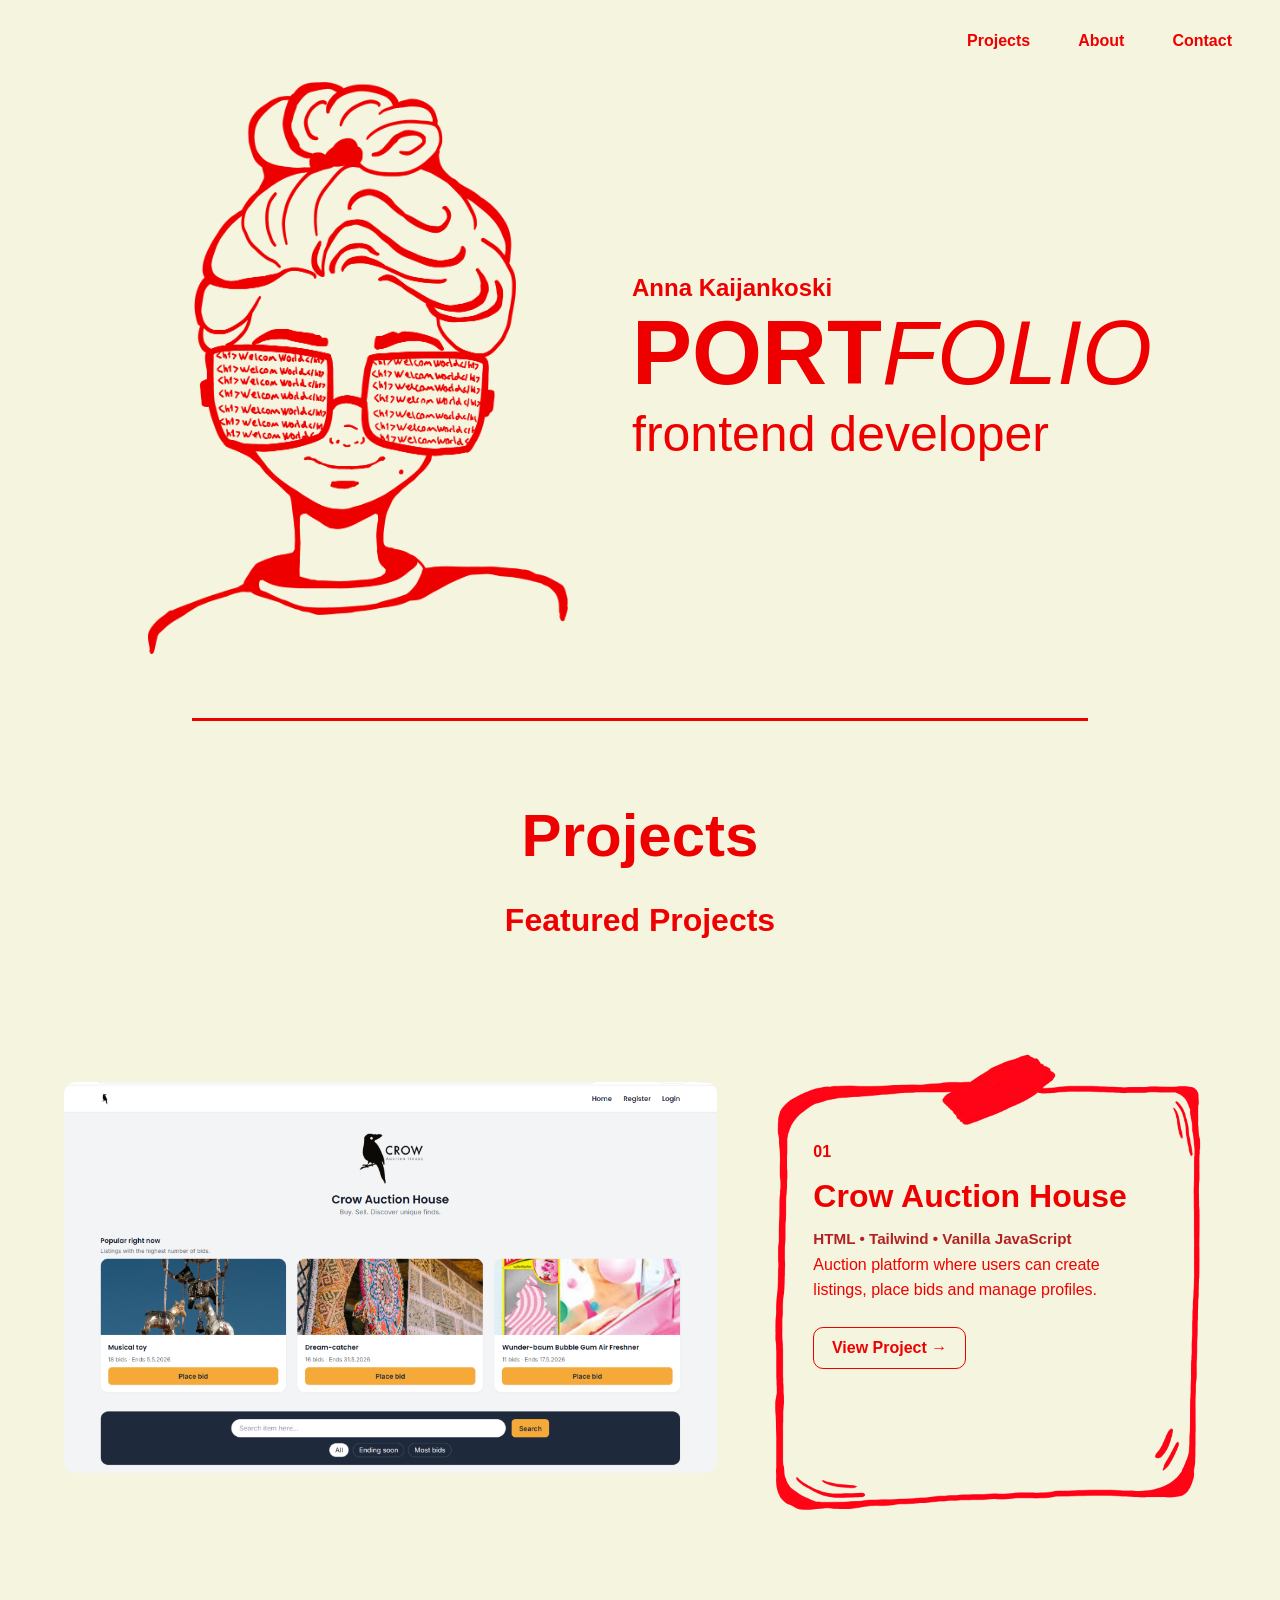
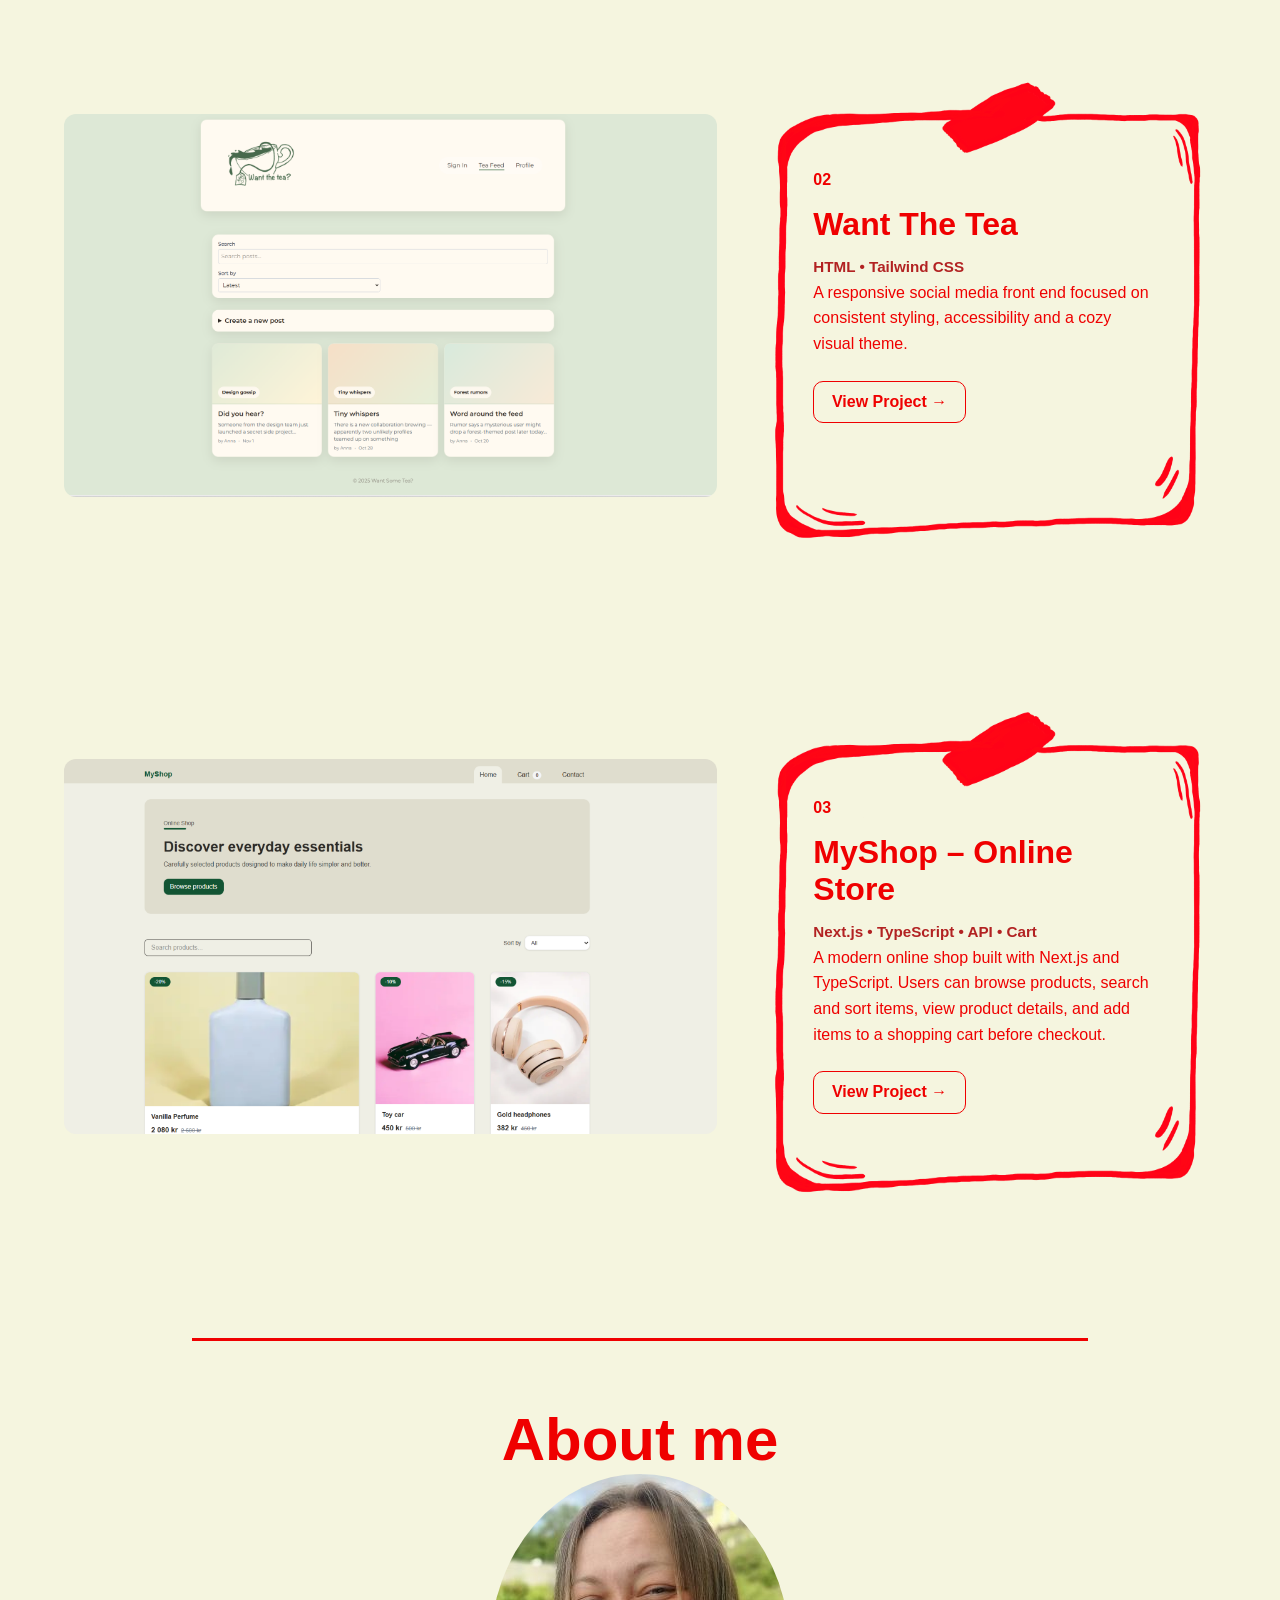
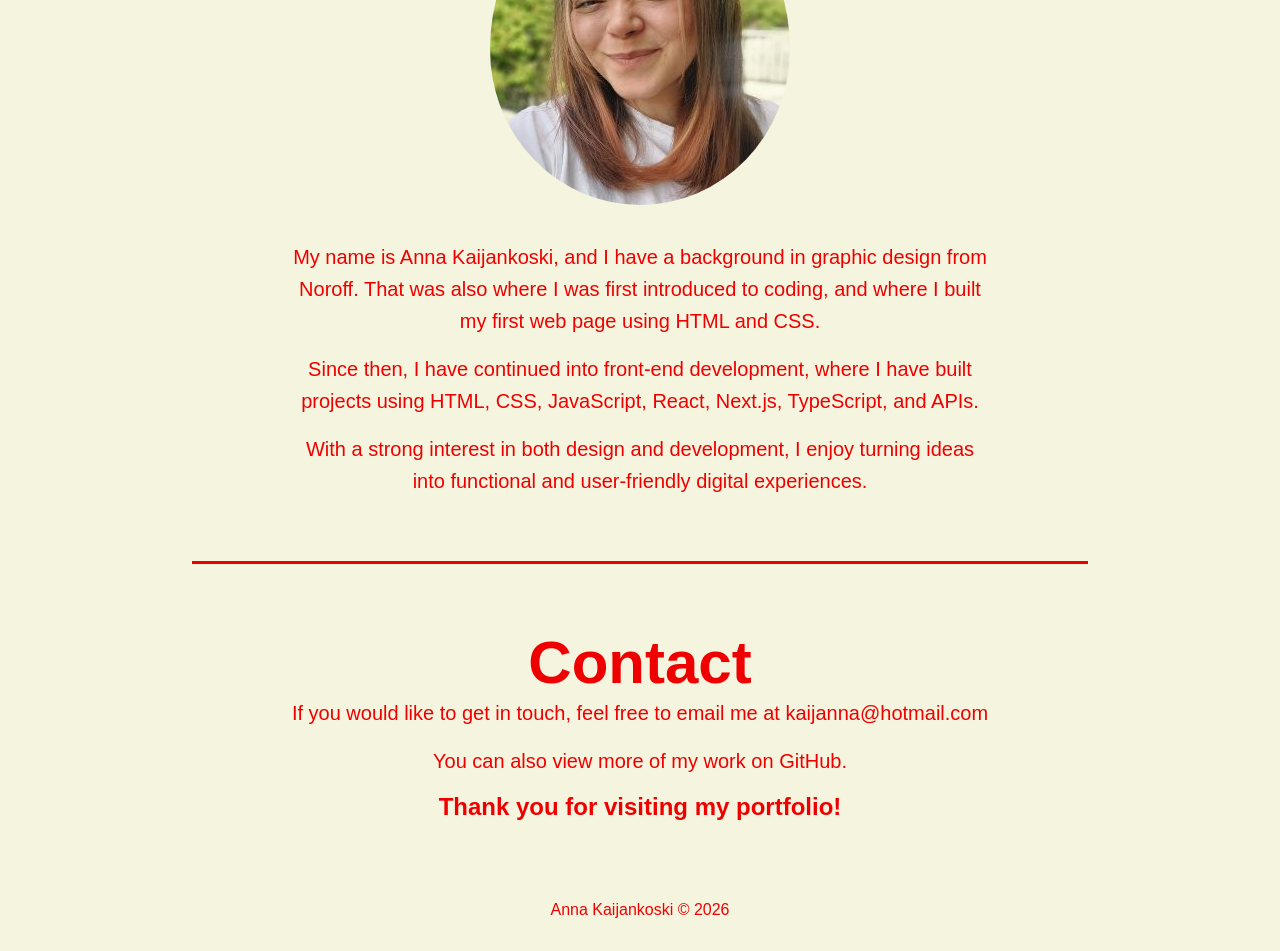
<file: index.html>
<!doctype html>
<html lang="en">
  <head>
    <link rel="stylesheet" href="stylesheet.css" />
    <meta charset="UTF-8" />
    <meta name="viewport" content="width=device-width, initial-scale=1.0" />
    <meta
      name="description"
      content="Portfolio of Anna Kaijankoski, a frontend developer with a background in graphic design and a focus on user-friendly web experiences."
    />
    <title>portfolio for Anna Kaijankoski</title>
  </head>
  <body>
    <nav>
      <ul class="navbar">
        <li><a class="nav-a" href="#projects">Projects</a></li>
        <li><a class="nav-a" href="#about">About</a></li>
        <li><a class="nav-a" href="#contact">Contact</a></li>
      </ul>
    </nav>
    <main>
      <section class="hero-section">
        <div class="hero-1">
          <img
            src="img/hero-img.png"
            alt="a face with glasses"
            class="hero-img"
          />
        </div>
        <div class="hero-2">
          <h2>Anna Kaijankoski</h2>
          <h1>PORT<span class="h1-hero-span">FOLIO</span></h1>
          <h2 class="year">frontend developer</h2>
        </div>
      </section>

      <div class="red-line"></div>

      <div id="projects">
        <h1 class="subheadline">Projects</h1>
      </div>

      <h2 class="project-group">Featured Projects</h2>

      <section class="featured-project-card">
        <div class="project-screenshot">
          <img
            src="img/crow-auction-house.png"
            alt="Crow Auction House homepage screenshot"
          />
        </div>

        <div class="project-info-note">
          <img src="img/frame3.png" alt="" class="note-frame" />

          <div class="project-info-content">
            <p class="project-number">01</p>
            <h3>Crow Auction House</h3>
            <p class="tech">HTML • Tailwind • Vanilla JavaScript</p>
            <p>
              Auction platform where users can create listings, place bids and
              manage profiles.
            </p>
            <a href="crow-auction-house.html" class="project-link"
              >View Project →</a
            >
          </div>
        </div>
      </section>

      <section class="featured-project-card">
        <div class="project-screenshot">
          <img
            src="img/new-wantthetea.png"
            alt="Want The Tea homepage screenshot"
          />
        </div>

        <div class="project-info-note">
          <img src="img/frame3.png" alt="" class="note-frame" />

          <div class="project-info-content">
            <p class="project-number">02</p>
            <h3>Want The Tea</h3>
            <p class="tech">HTML • Tailwind CSS</p>
            <p>
              A responsive social media front end focused on consistent styling,
              accessibility and a cozy visual theme.
            </p>
            <a href="want-the-tea.html" class="project-link"
              >View Project →</a
            >
          </div>
        </div>
      </section>

      <section class="featured-project-card">
        <div class="project-screenshot">
          <img src="img/myshop.png" alt="MyShop online store screenshot" />
        </div>

        <div class="project-info-note">
          <img src="img/frame3.png" alt="" class="note-frame" />

          <div class="project-info-content">
            <p class="project-number">03</p>
            <h3>MyShop – Online Store</h3>
            <p class="tech">Next.js • TypeScript • API • Cart</p>
            <p>
              A modern online shop built with Next.js and TypeScript. Users can
              browse products, search and sort items, view product details, and
              add items to a shopping cart before checkout.
            </p>
            <a href="myshop.html" class="project-link"
              >View Project →</a
            >
          </div>
        </div>
      </section>

      <!--  <img src="img/frame.png" alt="" class="test-frame" />

      <section class="projects-grid">
        <div class="project-card">
          <img src="img/myshop.png" alt="MyShop online store" />

          <h3>MyShop – Online Store</h3>

          <p class="tech">Next.js • TypeScript • API • Cart</p>

          <p>
            A modern online shop built with Next.js and TypeScript. Users can
            browse products, search and sort items, view product details, and
            add items to a shopping cart before checkout.
          </p>

          <div class="project-buttons">
            <a href="https://jsframework-anna.netlify.app/" target="_blank"
              >Live</a
            >
            <a
              href="https://github.com/NoroffFEU/jsfw-2025-v1-anna-k-js-frameworks-ca"
              target="_blank"
              >GitHub</a
            >
          </div>
        </div>

        <div class="project-card">
          <img src="img/wantthetea.png" alt="Want some tea screenshot" />

          <h3>Want The Tea</h3>

          <p class="tech">HTML • Tailwind CSS</p>

          <p>
            A responsive social media front end focused on consistent styling,
            accessibility and a cozy visual theme.
          </p>

          <div class="project-buttons">
            <a href="https://github.com/kaijanna/social-app" target="_blank"
              >GitHub</a
            >
          </div>
        </div>

        <div class="project-card">
          <img src="img/wantthetea.png" alt="Want some tea screenshot" />

          <h3>Crow Auction House</h3>

          <p class="tech">HTML5 • Tailwind CSS • Vanilla JavaScript</p>

          <p>
            An auction website where users can register, log in, browse
            listings, place bids, and create their own auctions. This project is
            made for Semester Project 2 at Noroff (Frontend Development).
          </p>

          <div class="project-buttons">
            <a
              href="https://semester-project-2-anna.netlify.app/"
              target="_blank"
              >Live</a
            >
            <a
              href="https://github.com/kaijanna/semester-project-2-auction"
              target="_blank"
              >GitHub</a
            >
          </div>
        </div>
      </section> -->

      <div class="red-line"></div>
      <div id="about"><h1 class="subheadline">About me</h1></div>
      <section class="about">
        <img
          src="img/profil-img.jpg"
          alt="Portrait of Anna Kaijankoski"
          class="profil-img"
        />
        <p>
          My name is Anna Kaijankoski, and I have a background in graphic design
          from Noroff. That was also where I was first introduced to coding, and
          where I built my first web page using HTML and CSS.
        </p>
        <p>
          Since then, I have continued into front-end development, where I have
          built projects using HTML, CSS, JavaScript, React, Next.js,
          TypeScript, and APIs.
        </p>
        <p>
          With a strong interest in both design and development, I enjoy turning
          ideas into functional and user-friendly digital experiences.
        </p>
      </section>

      <div class="red-line"></div>
      <div id="contact"><h1 class="subheadline">Contact</h1></div>
      <div class="about">
        <p class="p-text">
          If you would like to get in touch, feel free to email me at
          <a href="mailto:kaijanna@hotmail.com">kaijanna@hotmail.com</a>
        </p>
        <p class="p-text">
          You can also view more of my work on
          <a href="https://github.com/kaijanna" target="_blank">GitHub</a>.
        </p>
        <h2>Thank you for visiting my portfolio!</h2>
      </div>
    </main>

    <footer>Anna Kaijankoski © 2026</footer>
  </body>
</html>
</file>
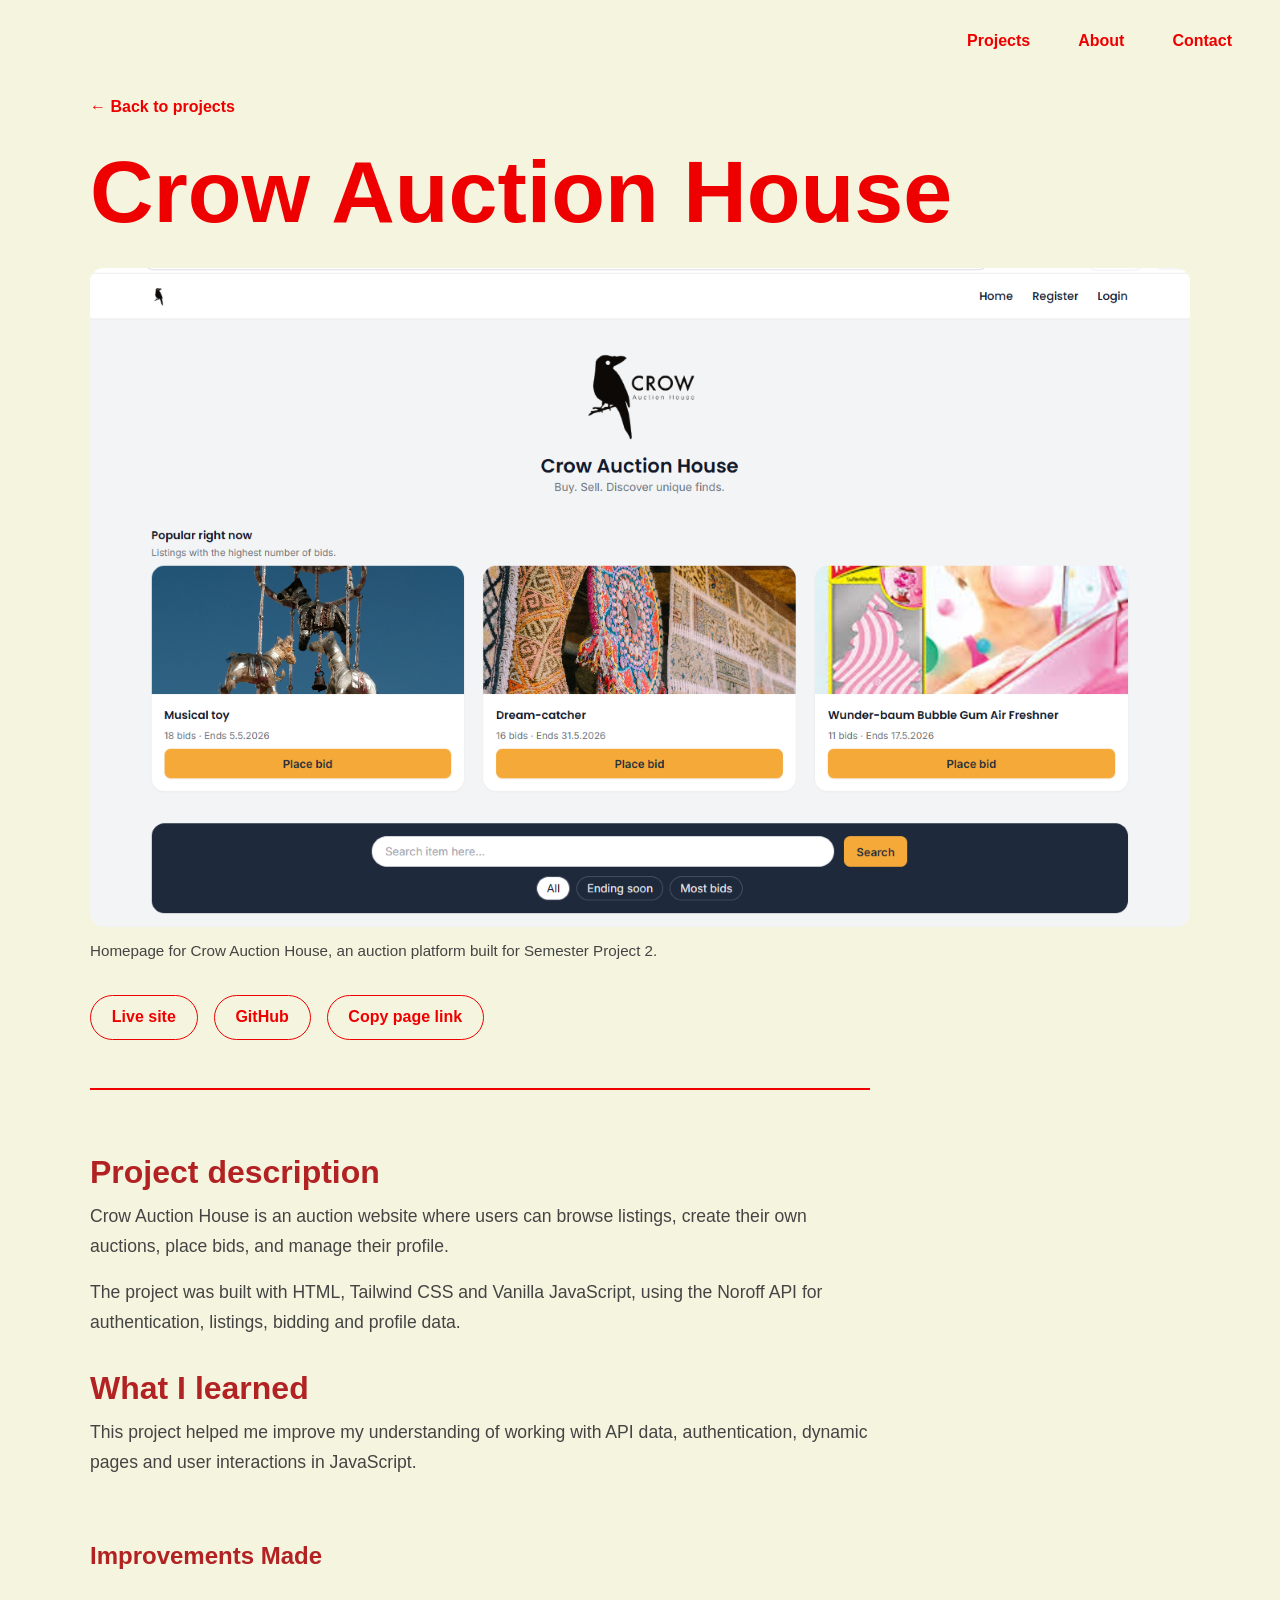
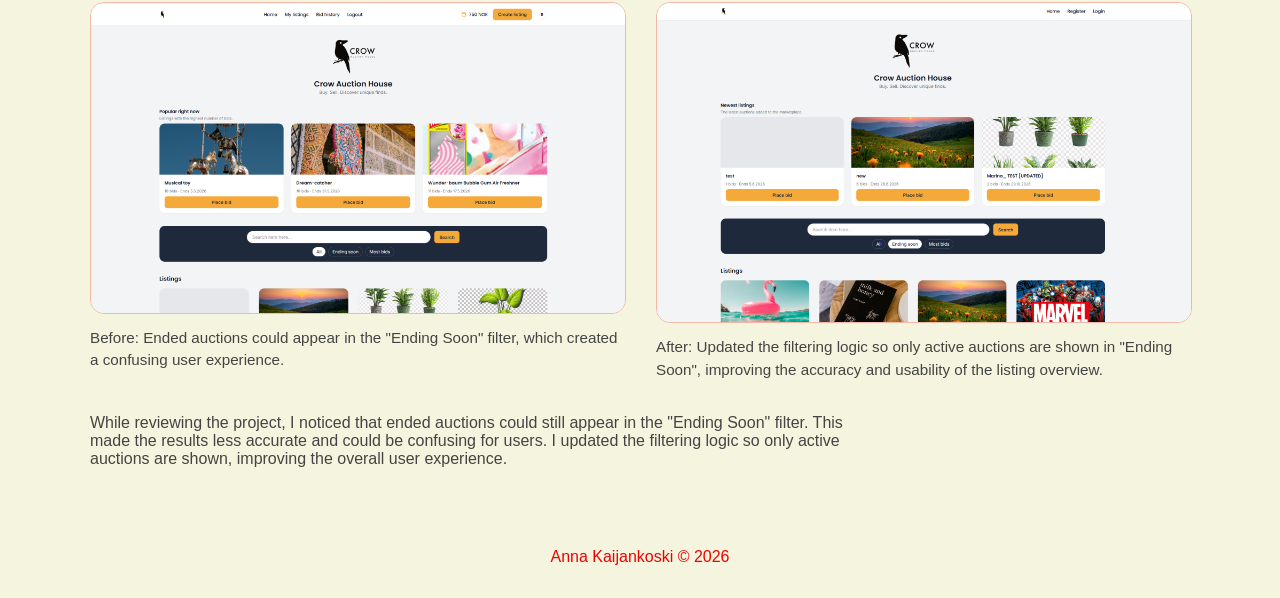
<file: crow-auction-house.html>
<!doctype html>
<html lang="en">
  <head>
    <link rel="stylesheet" href="stylesheet.css" />
    <link rel="stylesheet" href="project-pages.css" />
    <meta charset="UTF-8" />
    <meta name="viewport" content="width=device-width, initial-scale=1.0" />
    <title>Crow Auction House | Anna Kaijankoski</title>
  </head>

  <body>
    <nav>
      <ul class="navbar">
        <li><a class="nav-a" href="index.html#projects">Projects</a></li>
        <li><a class="nav-a" href="index.html#about">About</a></li>
        <li><a class="nav-a" href="index.html#contact">Contact</a></li>
      </ul>
    </nav>

    <main>
      <section class="project-article">
        <a href="index.html#projects" class="back-link">← Back to projects</a>

        <h1 class="article-title">Crow Auction House</h1>

        <figure class="article-image-wrapper">
          <img
            src="img/crow-auction-house.png"
            alt="Crow Auction House homepage screenshot"
            class="article-image"
          />
          <figcaption>
            Homepage for Crow Auction House, an auction platform built for
            Semester Project 2.
          </figcaption>
        </figure>

        <div class="article-buttons">
          <a href="https://semester-project-2-anna.netlify.app/" target="_blank"
            >Live site</a
          >
          <a
            href="https://github.com/kaijanna/semester-project-2-auction"
            target="_blank"
            >GitHub</a
          >
          <button class="copy-link-button" type="button">Copy page link</button>
        </div>

        <section class="article-content">
          <h2>Project description</h2>
          <p>
            Crow Auction House is an auction website where users can browse
            listings, create their own auctions, place bids, and manage their
            profile.
          </p>

          <p>
            The project was built with HTML, Tailwind CSS and Vanilla
            JavaScript, using the Noroff API for authentication, listings,
            bidding and profile data.
          </p>

          <h2>What I learned</h2>
          <p>
            This project helped me improve my understanding of working with API
            data, authentication, dynamic pages and user interactions in
            JavaScript.
          </p>
        </section>
        <section class="improvements-section">
          <h2>Improvements Made</h2>

          <div class="improvements-images">
            <figure class="improvement-image">
              <img src="img/before-crow.png" alt=" before improvements" />
              <figcaption>
                Before: Ended auctions could appear in the "Ending Soon" filter,
                which created a confusing user experience.
              </figcaption>
            </figure>

            <figure class="improvement-image">
              <img src="img/after-crow.png" alt=" after improvements" />
              <figcaption>
                After: Updated the filtering logic so only active auctions are
                shown in "Ending Soon", improving the accuracy and usability of
                the listing overview.
              </figcaption>
            </figure>
          </div>

          <div class="improvements-text">
            <p>
              While reviewing the project, I noticed that ended auctions could
              still appear in the "Ending Soon" filter. This made the results
              less accurate and could be confusing for users. I updated the
              filtering logic so only active auctions are shown, improving the
              overall user experience.
            </p>
            <p></p>
          </div>
        </section>
      </section>
    </main>

    <footer>Anna Kaijankoski © 2026</footer>

    <script>
      const copyButton = document.querySelector(".copy-link-button");

      copyButton.addEventListener("click", async () => {
        await navigator.clipboard.writeText(window.location.href);
        copyButton.textContent = "Link copied!";
      });
    </script>
  </body>
</html>
</file>
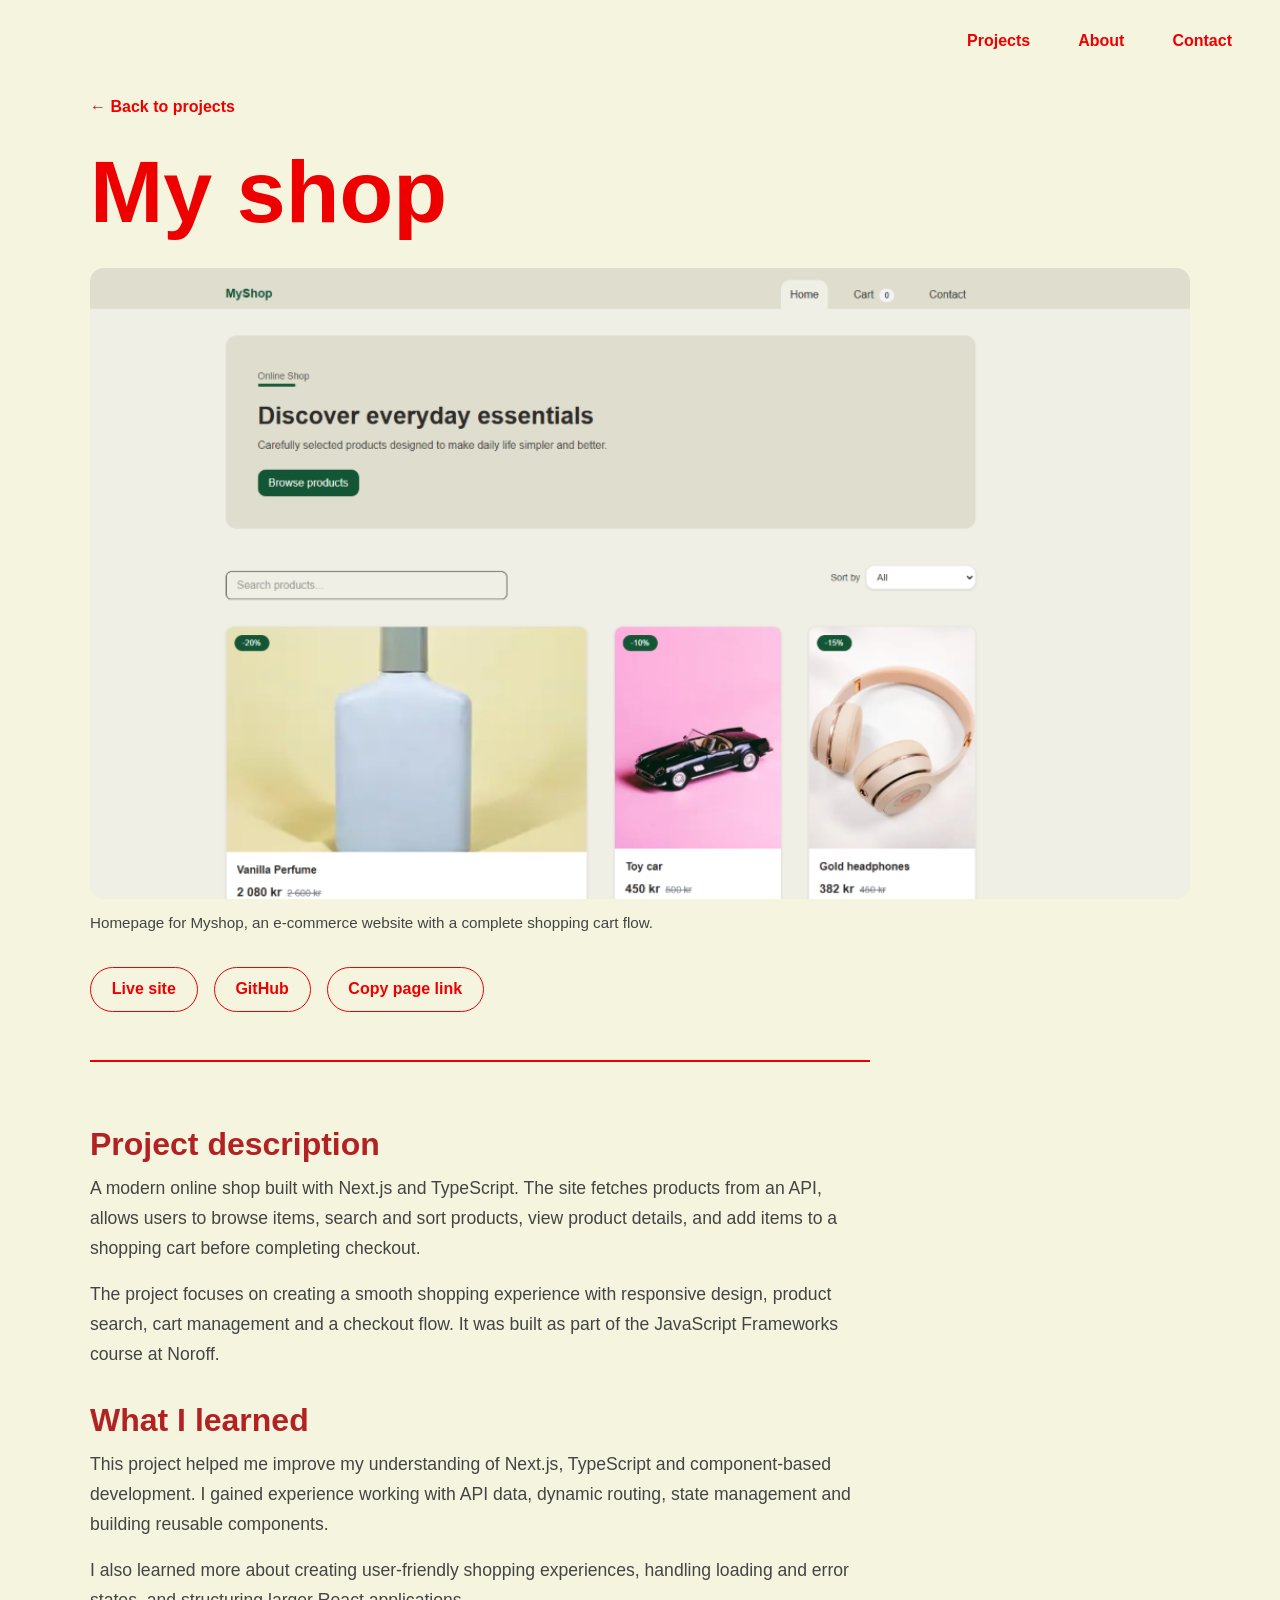
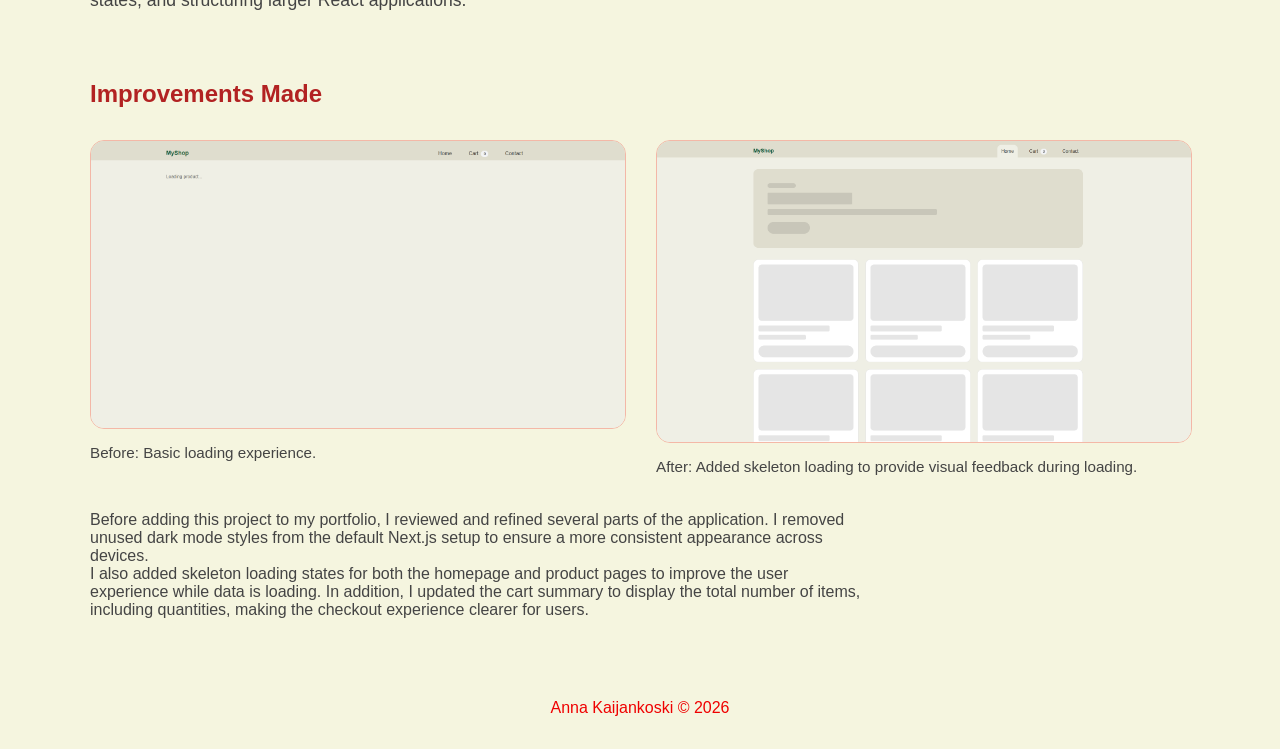
<file: myshop.html>
<!doctype html>
<html lang="en">
  <head>
    <link rel="stylesheet" href="stylesheet.css" />
    <link rel="stylesheet" href="project-pages.css" />
    <meta charset="UTF-8" />
    <meta name="viewport" content="width=device-width, initial-scale=1.0" />
    <title>My shop | Anna Kaijankoski</title>
  </head>

  <body>
    <nav>
      <ul class="navbar">
        <li><a class="nav-a" href="index.html#projects">Projects</a></li>
        <li><a class="nav-a" href="index.html#about">About</a></li>
        <li><a class="nav-a" href="index.html#contact">Contact</a></li>
      </ul>
    </nav>

    <main>
      <section class="project-article">
        <a href="index.html#projects" class="back-link">← Back to projects</a>

        <h1 class="article-title">My shop</h1>

        <figure class="article-image-wrapper">
          <img
            src="img/myshop.png"
            alt="myshop homepage screenshot"
            class="article-image"
          />
          <figcaption>
            Homepage for Myshop, an e-commerce website with a complete shopping
            cart flow.
          </figcaption>
        </figure>

        <div class="article-buttons">
          <a href="https://jsframework-anna.netlify.app/" target="_blank"
            >Live site</a
          >
          <a
            href="https://github.com/NoroffFEU/jsfw-2025-v1-anna-k-js-frameworks-ca"
            target="_blank"
            >GitHub</a
          >
          <button class="copy-link-button" type="button">Copy page link</button>
        </div>

        <section class="article-content">
          <h2>Project description</h2>
          <p>
            A modern online shop built with Next.js and TypeScript. The site
            fetches products from an API, allows users to browse items, search
            and sort products, view product details, and add items to a shopping
            cart before completing checkout.
          </p>

          <p>
            The project focuses on creating a smooth shopping experience with
            responsive design, product search, cart management and a checkout
            flow. It was built as part of the JavaScript Frameworks course at
            Noroff.
          </p>

          <h2>What I learned</h2>
          <p>
            This project helped me improve my understanding of Next.js,
            TypeScript and component-based development. I gained experience
            working with API data, dynamic routing, state management and
            building reusable components.
          </p>
          <p>
            I also learned more about creating user-friendly shopping
            experiences, handling loading and error states, and structuring
            larger React applications.
          </p>
        </section>
        <section class="improvements-section">
          <h2>Improvements Made</h2>

          <div class="improvements-images">
            <figure class="improvement-image">
              <img
                src="img/beforeloading.png"
                alt="my shop before improvements"
              />
              <figcaption>
                Before: Basic loading experience.
              </figcaption>
            </figure>

            <figure class="improvement-image">
              <img
                src="img/afterloading.png"
                alt="myshop after improvements"
              />
              <figcaption>
                After: Added skeleton loading to provide visual feedback during loading.
              </figcaption>
            </figure>
          </div>

          <div class="improvements-text">
            <p>
              Before adding this project to my portfolio, I reviewed and refined
              several parts of the application. I removed unused dark mode
              styles from the default Next.js setup to ensure a more consistent
              appearance across devices.
            </p>
            <p>
              I also added skeleton loading states for both the homepage and
              product pages to improve the user experience while data is
              loading. In addition, I updated the cart summary to display the
              total number of items, including quantities, making the checkout
              experience clearer for users.
            </p>
          </div>
        </section>
      </section>
    </main>

    <footer>Anna Kaijankoski © 2026</footer>

    <script>
      const copyButton = document.querySelector(".copy-link-button");

      copyButton.addEventListener("click", async () => {
        await navigator.clipboard.writeText(window.location.href);
        copyButton.textContent = "Link copied!";
      });
    </script>
  </body>
</html>
</file>
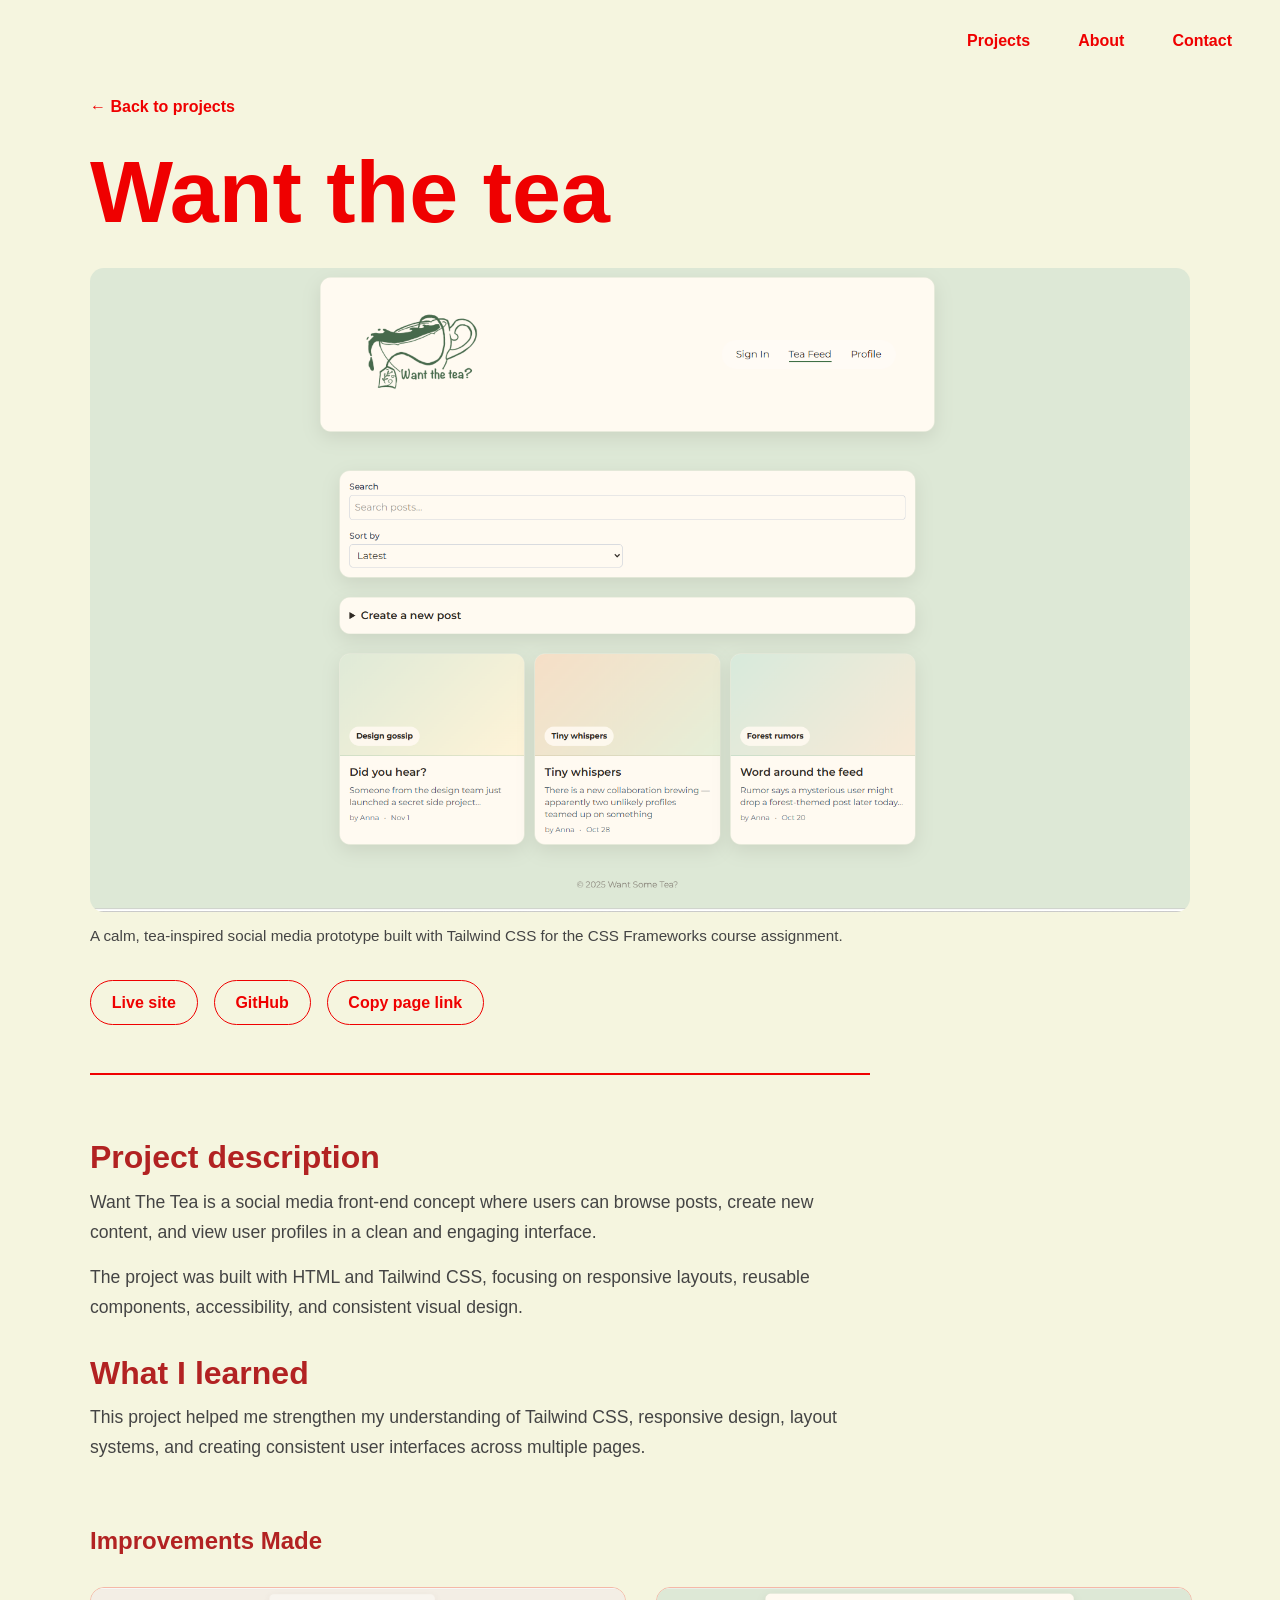
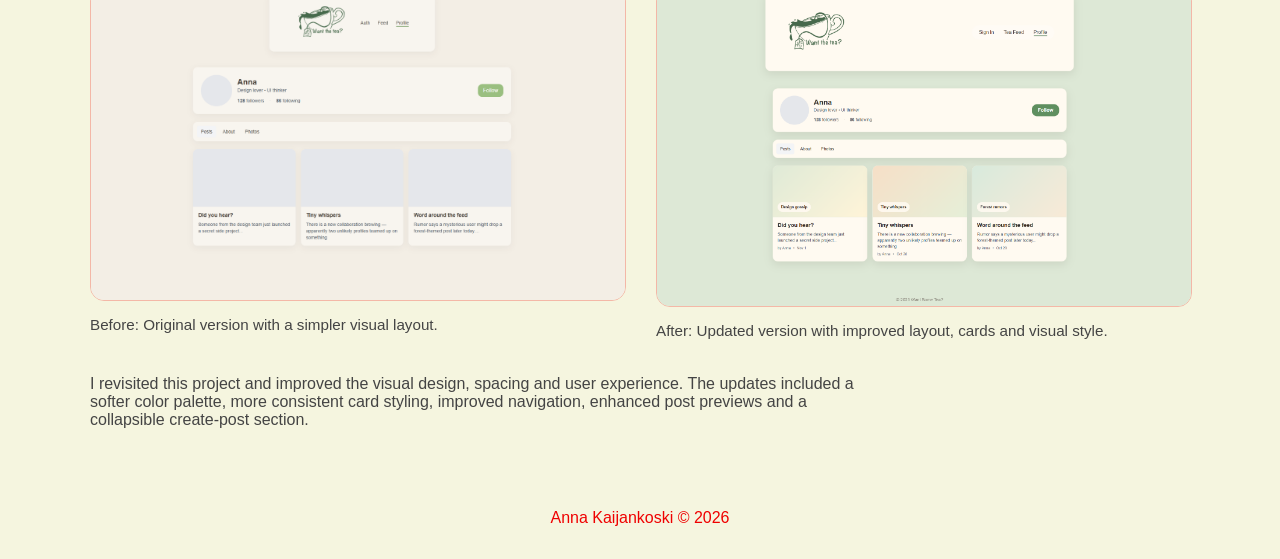
<file: want-the-tea.html>
<!doctype html>
<html lang="en">
  <head>
    <link rel="stylesheet" href="stylesheet.css" />
    <link rel="stylesheet" href="project-pages.css" />
    <meta charset="UTF-8" />
    <meta name="viewport" content="width=device-width, initial-scale=1.0" />
    <title>want the tea | Anna Kaijankoski</title>
  </head>

  <body>
    <nav>
      <ul class="navbar">
        <li><a class="nav-a" href="index.html#projects">Projects</a></li>
        <li><a class="nav-a" href="index.html#about">About</a></li>
        <li><a class="nav-a" href="index.html#contact">Contact</a></li>
      </ul>
    </nav>

    <main>
      <section class="project-article">
        <a href="index.html#projects" class="back-link">← Back to projects</a>

        <h1 class="article-title">Want the tea</h1>

        <figure class="article-image-wrapper">
          <img
            src="img/new-wantthetea.png"
            alt="Want the tea homepage screenshot"
            class="article-image"
          />
          <figcaption>
            A calm, tea-inspired social media prototype built with Tailwind CSS
            for the CSS Frameworks course assignment.
          </figcaption>
        </figure>

        <div class="article-buttons">
          <a href="https://wantthetea.netlify.app/" target="_blank"
            >Live site</a
          >
          <a href="https://github.com/kaijanna/social-app" target="_blank"
            >GitHub</a
          >
          <button class="copy-link-button" type="button">Copy page link</button>
        </div>

        <section class="article-content">
          <h2>Project description</h2>
          <p>
            Want The Tea is a social media front-end concept where users can
            browse posts, create new content, and view user profiles in a clean
            and engaging interface.
          </p>

          <p>
            The project was built with HTML and Tailwind CSS, focusing on
            responsive layouts, reusable components, accessibility, and
            consistent visual design.
          </p>

          <h2>What I learned</h2>
          <p>
            This project helped me strengthen my understanding of Tailwind CSS,
            responsive design, layout systems, and creating consistent user
            interfaces across multiple pages.
          </p>
        </section>
        <section class="improvements-section">
          <h2>Improvements Made</h2>

          <div class="improvements-images">
            <figure class="improvement-image">
              <img
                src="img/wantthetea.png"
                alt="Want the Tea before improvements"
              />
              <figcaption>
                Before: Original version with a simpler visual layout.
              </figcaption>
            </figure>

            <figure class="improvement-image">
              <img
                src="img/after-wantthetea.png"
                alt="Want the Tea after improvements"
              />
              <figcaption>
                After: Updated version with improved layout, cards and visual
                style.
              </figcaption>
            </figure>
          </div>

          <div class="improvements-text">
            <p>
              I revisited this project and improved the visual design, spacing
              and user experience. The updates included a softer color palette,
              more consistent card styling, improved navigation, enhanced post
              previews and a collapsible create-post section.
            </p>
          </div>
        </section>
      </section>
    </main>

    <footer>Anna Kaijankoski © 2026</footer>

    <script>
      const copyButton = document.querySelector(".copy-link-button");

      copyButton.addEventListener("click", async () => {
        await navigator.clipboard.writeText(window.location.href);
        copyButton.textContent = "Link copied!";
      });
    </script>
  </body>
</html>
</file>
<file: stylesheet.css>
body {
  margin: 0;
  padding: 0;
  font-family: Helvetica, sans-serif;
  background-color: #f5f5df;
  color: #ef0000;
}

main {
  display: flex;
  flex-direction: column;
  align-items: center;
}

nav {
  padding: 2rem 3rem 0;
}

ul {
  display: flex;
  justify-content: flex-end;
  gap: 3rem;
  margin: 0;
  padding: 0;
}

li {
  list-style: none;
  font-weight: bold;
}

a {
  text-decoration: none;
  color: #ef0000;
}

.nav-a:hover {
  color: #910202;
  text-decoration: underline 3px;
  text-underline-offset: 8px;
}

h1 {
  font-size: 90px;
  margin: 0;
  text-align: center;
}

h2,
h3,
p {
  margin: 0;
}

.subheadline {
  font-size: 60px;
  padding-bottom: 0;
  text-align: center;
}

.hero-section {
  display: flex;
  align-items: center;
  justify-content: center;
  gap: 4rem;
  width: 90%;
  max-width: 1200px;
  margin-top: 2rem;
}

.hero-1 {
  display: flex;
  justify-content: center;
}

.hero-2 {
  max-width: 500px;
}

.hero-2 h2,
.hero-2 h3,
.hero-2 p {
  text-align: left;
}

.hero-img {
  width: 100%;
  max-width: 420px;
  height: auto;
}

.h1-hero-span {
  font-style: italic;
  font-weight: lighter;
}

.year {
  margin: 0;
  font-weight: lighter;
  font-size: 50px;
}

.red-line {
  border-bottom: 3px solid #ef0000;
  width: 70%;
  margin: 4rem 0;
}

.about {
  display: flex;
  flex-direction: column;
  align-items: center;
  max-width: 700px;
  width: 90%;
  gap: 1rem;
}

.about p {
  text-align: center;
  font-size: 20px;
  line-height: 1.6;
}

.profil-img {
  width: 300px;
  border-radius: 50%;
  padding-bottom: 20px;
}

.p-text {
  text-align: center;
}



footer {
  display: flex;
  justify-content: center;
  margin: 5rem 0 2rem;
  text-align: center;
}


#projects {
  text-align: center;
  margin-top: 1rem;
}

.project-group {
  font-size: 2rem;
  margin: 2rem 0 1.5rem;
  text-align: center;
}

.projects-grid {
  width: 90%;
  max-width: 1200px;
  margin: 0 auto 3rem;
  display: grid;
  grid-template-columns: repeat(auto-fit, minmax(280px, 1fr));
  gap: 2rem;
}

.project-card {
  background-color: #ffffff;
  border: 1px solid #d9d9d9;
  border-radius: 18px;
  padding: 1.2rem;
  display: flex;
  flex-direction: column;
  gap: 1rem;
  box-shadow: 0 6px 18px rgba(0, 0, 0, 0.06);
  transition:
    transform 0.2s ease,
    box-shadow 0.2s ease;
}

.project-card:hover {
  transform: translateY(-4px);
  box-shadow: 0 10px 24px rgba(0, 0, 0, 0.1);
}

.project-card img {
  width: 100%;
  height: auto;
  display: block;
  border-radius: 12px;
  border: 1px solid #ececec;
}

.project-card h3 {
  font-size: 1.8rem;
  text-align: left;
}

.project-card p {
  line-height: 1.6;
  text-align: left;
  font-size: 1.05rem;
}

.tech {
  font-size: 0.95rem;
  font-weight: 700;
  color: #b22222;
}

.project-buttons {
  margin-top: auto;
  display: flex;
  gap: 0.8rem;
  flex-wrap: wrap;
}

.project-buttons a {
  text-decoration: none;
  padding: 0.7rem 1.1rem;
  border-radius: 10px;
  font-weight: 600;
  border: 1px solid #b22222;
  color: #b22222;
  transition: 0.2s ease;
}

.project-buttons a:hover {
  background-color: #b22222;
  color: #ffffff;
}

.in-progress {
  position: relative;
}

 .single-project {
  width: 100%;
  display: flex;
  justify-content: center;
  margin-bottom: 3rem;
}

.in-progress {
  max-width: 500px !important;
  width: 100%;
}

.in-progress .small-preview {
  width: 100%;
  height: 180px;
  object-fit: cover;
}

.badge {
  display: inline-block;
  width: fit-content;
  background-color: #b22222;
  color: white;
  font-size: 0.8rem;
  font-weight: 700;
  padding: 0.35rem 0.7rem;
  border-radius: 999px;
}


.featured-project-card {
  width: 90%;
  max-width: 1300px;
  margin: 4rem auto;
  display: grid;
  grid-template-columns: 1.4fr 1fr;
  gap: 2rem;
  align-items: center;
}

.project-screenshot img {
  width: 100%;
  display: block;
  border-radius: 12px;
}

.project-info-note {

  position: relative;
  min-height: 500px;
  min-width: 420px;
}

.note-frame {
  width: 100%;
  height: 100%;
  display: block;
  position: absolute;
  inset: 0;
  pointer-events: none;
}

.project-info-content {
  position: relative;
  z-index: 1;
  padding: 7rem 4rem 6rem;
}

.project-number {
  font-weight: bold;
  font-size: 1rem;
}

.project-info-content h3 {
  font-size: 2rem;
  margin: 0.8rem 0;
}

.project-info-content p {
  line-height: 1.6;
  text-align: left;
}

.project-link {
  display: inline-block;
  margin-top: 1.5rem;
  padding: 0.7rem 1.1rem;
  border: 1px solid #ef0000;
  border-radius: 10px;
  font-weight: bold;
}

.project-link:hover {
  background-color: #ef0000;
  color: #f5f5df;
}
/* MOBILE */
@media (max-width: 600px) {
  nav {
    padding: 1.5rem 1rem 0;
  }

  ul {
    justify-content: center;
    gap: 1.5rem;
    flex-wrap: wrap;
  }

  .hero-section {
    flex-direction: column;
    text-align: center;
    gap: 2rem;
  }

  .hero-2 h2,
  .hero-2 h3,
  .hero-2 p {
    text-align: center;
  }

  .hero-img {
    max-width: 220px;
  }

  h1 {
    font-size: 50px;
  }

  .year {
    font-size: 24px;
  }

  .subheadline {
    font-size: 38px;
  }

  .project-group {
    font-size: 1.6rem;
  }

  .project-card h3 {
    font-size: 1.4rem;
  }


  .about {
    width: 90%;
  }

  .about p {
    font-size: 18px;
  }

  .profil-img {
    width: 200px;
  }

  .red-line {
    margin: 3rem 0;
    width: 85%;
  }

  footer {
    margin-top: 3rem;
    padding: 0 1rem;
  }
}
@media (max-width: 700px) {
  .featured-project-card {
    width: 90%;
    display: flex;
    flex-direction: column;
    gap: 1.5rem;
    margin: 3rem auto;
  }

  .project-screenshot {
    width: 100%;
  }

  .project-screenshot img {
    width: 100%;
    border-radius: 10px;
  }

  .project-info-note {
    width: 100%;
    min-width: 0;
    min-height: auto;
  }

  .note-frame {
    display: none;
  }

  .project-info-content {
    padding: 1.5rem;
    border: 2px solid #ef0000;
    border-radius: 18px;
  }

  .project-info-content h3 {
    font-size: 1.7rem;
  }
}
</file>
<file: project-pages.css>
.project-article {
  width: 90%;
  max-width: 1100px;
  margin: 3rem auto 0;
}

.back-link {
  display: inline-block;
  margin-bottom: 2rem;
  font-weight: 700;
}

.article-title {
  font-size: clamp(3rem, 7vw, 5.5rem);
  line-height: 1;
  text-align: left;
  margin-bottom: 2rem;
  color: #ef0000;
}
.article-content h2,
.improvements-section h2 {
  color: #b22222;
}
.improvement-image h3 {
  color: #b22222;
}
.article-content p,
.improvements-text p,
figcaption {
  color: #444;
}

.copy-link-button {
  border: 1px solid #ef0000;
  background-color: transparent;
  color: #ef0000;
  border-radius: 999px;
  padding: 0.8rem 1.3rem;
  font-weight: 700;
  cursor: pointer;
  font-family: inherit;
  font-size: 1rem;
}

.copy-link-button:hover {
  background-color: #ef0000;
  color: #f5f5df;
}

.article-image-wrapper {
  margin: 1rem 0 2rem;
}

.article-image {
  width: 100%;
  display: block;
  border-radius: 14px;
}

figcaption {
  margin-top: 0.8rem;
  font-size: 0.95rem;
  line-height: 1.5;
}

.article-buttons {
  display: flex;
  gap: 1rem;
  flex-wrap: wrap;
  margin: 2rem 0 3rem;
}

.article-buttons a {
  border: 1px solid #ef0000;
  border-radius: 999px;
  padding: 0.8rem 1.3rem;
  font-weight: 700;
}

.article-buttons a:hover {
  background-color: #ef0000;
  color: #f5f5df;
}

.article-content {
  max-width: 780px;
  margin: 3rem 0 4rem;
  border-top: 2px solid #ef0000;
  padding-top: 2rem;
}

.article-content h2 {
  font-size: 2rem;
  margin: 2rem 0 0.7rem;
}

.article-content p {
  font-size: 1.1rem;
  line-height: 1.7;
  margin-bottom: 1rem;
}

.improvements-section {
  margin-top: 4rem;
}

.improvements-images {
  display: flex;
  gap: 2rem;
  margin: 2rem 0;
  flex-wrap: wrap;
}

.improvement-image {
  flex: 1;
  min-width: 250px;
  margin: 0;
}

.improvement-image img {
  width: 100%;
  display: block;
  border-radius: 14px;
  border: 1px solid rgba(239, 0, 0, 0.25);
}

.improvement-image figcaption {
  margin-top: 0.8rem;
  font-size: 0.95rem;
}

.improvements-text {
  max-width: 780px;
}

@media (max-width: 700px) {
  .project-article {
    margin-top: 2rem;
  }

  .article-title {
    font-size: 3rem;
  }

  .article-content p {
    font-size: 1rem;
  }
}
</file>
